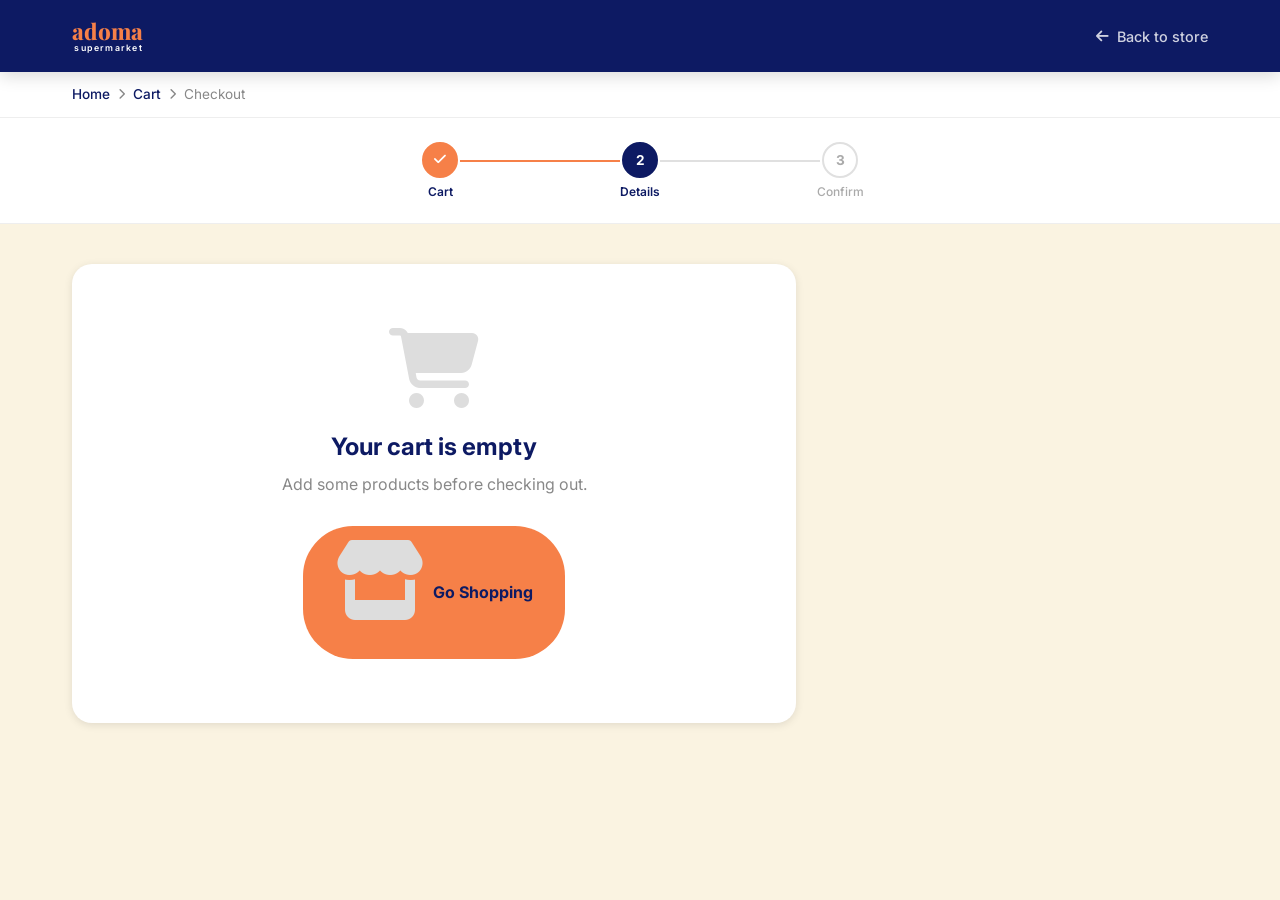
<file: checkout.html>
<!DOCTYPE html>
<html lang="en">
<head>
    <meta charset="UTF-8">
    <meta name="viewport" content="width=device-width, initial-scale=1.0">
    <link rel="stylesheet" href="styles.css">
    <link rel="stylesheet" href="checkout.css">
    <link rel="stylesheet" href="https://cdnjs.cloudflare.com/ajax/libs/font-awesome/6.5.1/css/all.min.css">
    <link href="https://fonts.googleapis.com/css2?family=Inter:wght@300;400;500;600;700;800&family=Playfair+Display:wght@700;800&display=swap" rel="stylesheet">
    <title>Checkout | Adoma Supermarket</title>
</head>
<body>
    <nav class="nav-bar">
        <div class="nav-inner">
            <a href="index.html" class="logo">adoma<span>supermarket</span></a>
            <a href="index.html" class="back-link"><i class="fas fa-arrow-left" aria-hidden="true"></i>Back to store</a>
        </div>
    </nav>

    <div class="breadcrumb">
        <div class="breadcrumb-inner">
            <a href="index.html">Home</a>
            <i class="fas fa-chevron-right" aria-hidden="true"></i>
            <a href="index.html">Cart</a>
            <i class="fas fa-chevron-right" aria-hidden="true"></i>
            <span>Checkout</span>
        </div>
    </div>

    <!-- Progress steps -->
    <div class="progress-bar">
        <div class="progress-inner">
            <div class="step completed">
                <div class="step-circle"><i class="fas fa-check"></i></div>
                <span class="step-label">Cart</span>
            </div>
            <div class="step active">
                <div class="step-circle">2</div>
                <span class="step-label">Details</span>
            </div>
            <div class="step">
                <div class="step-circle">3</div>
                <span class="step-label">Confirm</span>
            </div>
        </div>
    </div>

    <!-- Success screen (hidden by default) -->
    <div style="max-width:1200px;margin:0 auto;padding:2.5rem 2rem;display:none;" id="successWrapper">
        <div class="success-screen visible">
            <div class="success-icon-wrap">
                <i class="fas fa-check-circle" aria-hidden="true"></i>
            </div>

            <h2>Order Placed Successfully!</h2>
            <p>Thank you for shopping with Adoma Supermarket</p>
            <p>Your order confirmation number is:</p>
            <div class="order-number-badge" id="orderNumberDisplay">-</div>
            <p style="color:#888;font-size:0.9rem;margin-bottom:1.5rem">
                A confirmation has been saved. We'll get your order ready shortly!
            </p>
            <div class="success-actions">
                <a href="index.html" class="btn-secondary">
                    <i class="fas fa-shopping-bag" aria-hidden="true"></i>Continue Shopping
                </a>
            </div>
        </div>
    </div>

    <!-- Main checkout content -->
    <div class="checkout-wrapper" id="checkoutContent">

        <!-- Left: form -->
        <div id="formArea">

            <!-- Empty cart fallback -->
            <div class="empty-checkout" id="emptyState" style="display:none;">
                <i class="fas fa-shopping-cart" aria-hidden="true"></i>
                <h2>Your cart is empty</h2>
                <p>Add some products before checking out.</p>
                <a href="index.html" class="btn-go-shop">
                    <i class="fas fa-store" aria-hidden="true"></i>Go Shopping
                </a>
            </div>

            <!-- Checkout form -->
            <div class="form-card" id="checkoutFormCard">
                <div class="form-card-header">
                    <i class="fas fa-user" aria-hidden="true"></i>
                    <h2>Delivery Information</h2>
                </div>
                <div class="form-card-body">
                    <form id="checkoutForm" novalidate>
                        <div class="section-divider"><span>Personal Details</span></div>

                        <div class="form-group">
                            <label for="fullName">Full Name*</label>
                            <input type="text" id="fullName" placeholder="Enter your full name" autocomplete="name" required>
                            <div class="field-error" id="fullNameError">Please enter your full name.</div>
                        </div>

                        <div class="form-row">
                            <div class="form-group">
                                <label for="email">Email Address*</label>
                                <input type="email" id="email" placeholder="your@email.com" autocomplete="email" required>
                                <div class="field-error" id="emailError">Please enter a valid email.</div>
                            </div>
                            <div class="form-group">
                                <label for="phone">Phone Number*</label>
                                <input type="tel" id="phone" placeholder="+233 XXX XXX" autocomplete="tel" required>
                                <div class="field-error" id="phoneError">Please enter your phone number.</div>
                            </div>
                        </div>

                        <div class="section-divider"><span>Delivery Address</span></div>

                        <div class="form-group">
                            <label for="address">Street Address*</label>
                            <textarea id="address" rows="2" placeholder="Enter your full delivery address" autocomplete="street-address" required></textarea>
                            <div class="field-error" id="addressError">Please enter your delivery address.</div>
                        </div>

                        <div class="form-row">
                            <div class="form-group">
                                <label for="city">City*</label>
                                <input type="text" id="city" placeholder="Accra" autocomplete="address-level2" required>
                                <div class="field-error" id="cityError">Please enter your city.</div>
                            </div>
                            <div class="form-group">
                                <label for="deliveryTime">Preferred Delivery Time</label>
                                <select id="deliveryTime">
                                    <option value="morning">Morning (8AM - 12PM)</option>
                                    <option value="afternoon">Afternoon (12PM - 4PM)</option>
                                    <option value="evening">Evening (4PM - 8PM)</option>
                                </select>
                            </div>
                        </div>

                        <div class="section-divider"><span>Payment Method</span></div>

                        <div class="payment-methods" id="paymentMethods" role="radiogroup" aria-label="Select payment method">
                            <div class="payment-method selected" data-method="card" role="radio" aria-checked="true" tabindex="0">
                                <i class="fas fa-credit-card" aria-hidden="true"></i>
                                <span>Card</span>
                            </div>
                            <div class="payment-method" data-method="mobile" role="radio" aria-checked="false" tabindex="0">
                                <i class="fas fa-mobile-alt" aria-hidden="true"></i>
                                <span>Mobile Money</span>
                            </div>
                            <div class="payment-method" data-method="cash" role="radio" aria-checked="false" tabindex="0">
                                <i class="fas fa-money-bill-wave" aria-hidden="true"></i>
                                <span>Cash on Delivery</span>
                            </div>
                        </div>
                    </form>
                </div>
            </div>
        </div>

        <!-- order summary -->
        <div id="summaryArea">
            <div class="order-summary-card">
                <div class="order-summary-header">
                    <i class="fas fa-receipt" aria-hidden="true"></i>
                    <h3>Order Summary</h3>
                </div>
                <div class="order-items" id="orderItems"></div>
                <div class="order-totals" id="orderTotals"></div>

                <div class="trust-badges">
                    <div class="trust-badge"><i class="fas fa-shield-alt" aria-hidden="true"></i><span>Secure &amp; encrypted checkout</span></div>
                    <div class="trust-badge"><i class="fas fa-undo" aria-hidden="true"></i><span>Easy returns within 7 days</span></div>
                    <div class="trust-badge"><i class="fas fa-headset" aria-hidden="true"></i><span>24/7 customer support</span></div>
                </div>

                <div class="submit-section">
                    <button class="btn-place-order" id="placeOrderBtn" type="button">
                        <i class="fas fa-lock" aria-hidden="true"></i> Place Order Securely
                    </button>
                </div>
            </div>
        </div>

    </div>

    <script src="script.js"></script>
    <script src="checkout.js"></script>
</body>
</html>
</file>
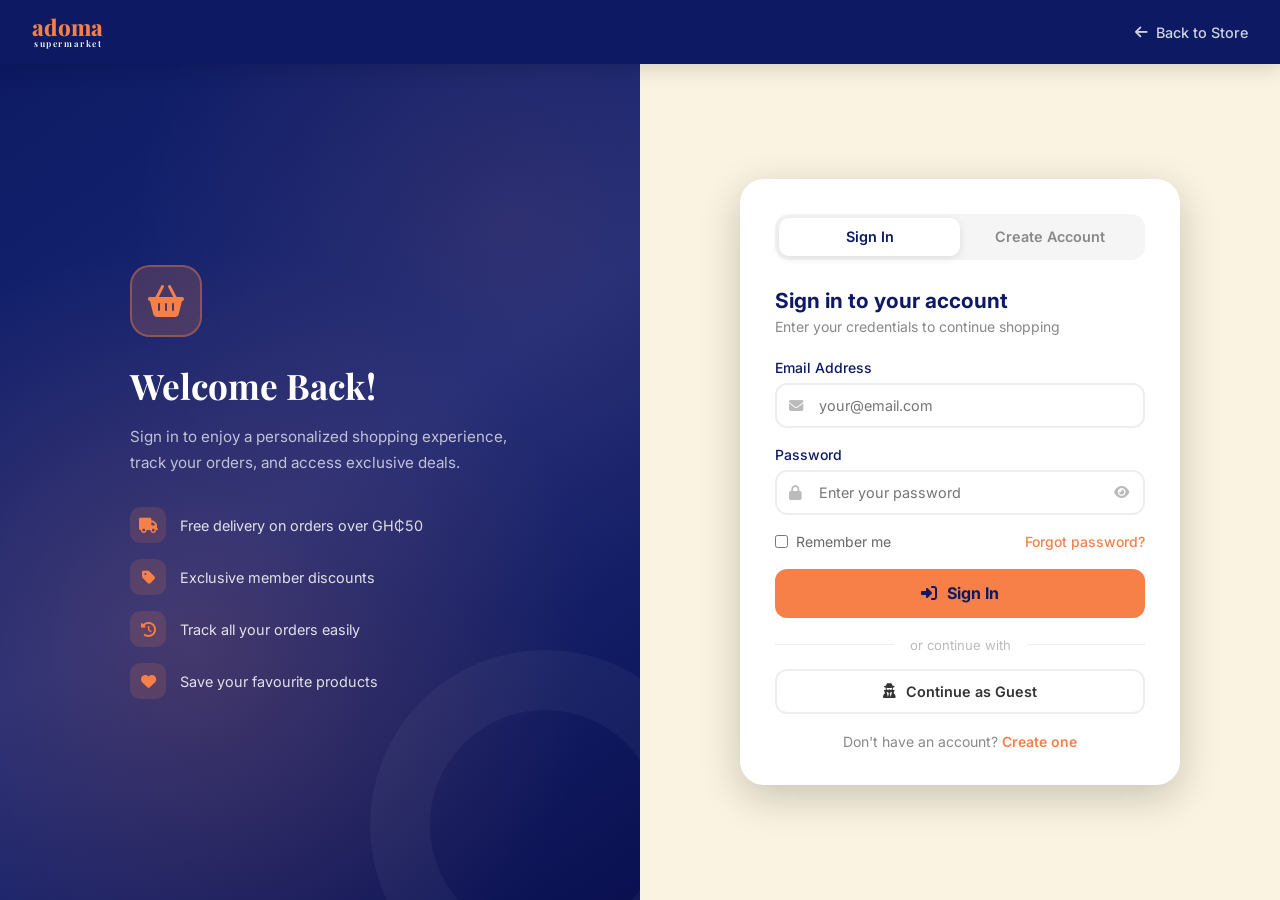
<file: login.html>
<!DOCTYPE html>
<html lang="en">
<head>
    <meta charset="UTF-8">
    <meta name="viewport" content="width=device-width, initial-scale=1.0">
    <link rel="stylesheet" href="https://cdnjs.cloudflare.com/ajax/libs/font-awesome/6.5.1/css/all.min.css">
    <link href="https://fonts.googleapis.com/css2?family=Inter:wght@300;400;500;600;700;800&family=Playfair+Display:wght@700;800&display=swap" rel="stylesheet">
    <link rel="stylesheet" href="login.css">
    <title>Sign In | Adoma Supermarket</title>
</head>
<body>

    <!-- NAV -->
    <nav class="auth-nav">
        <a href="index.html" class="auth-logo">adoma<span>supermarket</span></a>
        <a href="index.html" class="auth-back-link">
            <i class="fas fa-arrow-left"></i> Back to Store
        </a>
    </nav>

    <!-- MAIN -->
    <div class="auth-page">

        <!-- LEFT PANEL -->
        <div class="auth-brand-panel">
            <div class="brand-content">
                <div class="brand-icon">
                    <i class="fas fa-shopping-basket"></i>
                </div>
                <h2>Welcome Back!</h2>
                <p>Sign in to enjoy a personalized shopping experience, track your orders, and access exclusive deals.</p>
                <div class="brand-features">
                    <div class="brand-feature">
                        <i class="fas fa-truck"></i>
                        <span>Free delivery on orders over GH₵50</span>
                    </div>
                    <div class="brand-feature">
                        <i class="fas fa-tag"></i>
                        <span>Exclusive member discounts</span>
                    </div>
                    <div class="brand-feature">
                        <i class="fas fa-history"></i>
                        <span>Track all your orders easily</span>
                    </div>
                    <div class="brand-feature">
                        <i class="fas fa-heart"></i>
                        <span>Save your favourite products</span>
                    </div>
                </div>
            </div>
        </div>

        <!-- RIGHT PANEL -->
        <div class="auth-form-panel">
            <div class="auth-card">

                <!-- TAB SWITCHER -->
                <div class="auth-tabs">
                    <button class="auth-tab active" id="loginTab" onclick="showTab('login')">Sign In</button>
                    <button class="auth-tab" id="registerTab" onclick="showTab('register')">Create Account</button>
                </div>

                <!-- LOGIN FORM -->
                <div class="auth-form-section" id="loginSection">
                    <div class="form-welcome">
                        <h3>Sign in to your account</h3>
                        <p>Enter your credentials to continue shopping</p>
                    </div>

                    <form id="loginForm" novalidate>
                        <div class="field-group">
                            <label for="loginEmail">Email Address</label>
                            <div class="input-wrap">
                                <i class="fas fa-envelope"></i>
                                <input type="email" id="loginEmail" placeholder="your@email.com" autocomplete="email">
                            </div>
                            <div class="field-error" id="loginEmailError">Please enter a valid email address.</div>
                        </div>

                        <div class="field-group">
                            <label for="loginPassword">Password</label>
                            <div class="input-wrap">
                                <i class="fas fa-lock"></i>
                                <input type="password" id="loginPassword" placeholder="Enter your password" autocomplete="current-password">
                                <button type="button" class="toggle-pw" onclick="togglePw('loginPassword', this)" aria-label="Toggle password visibility">
                                    <i class="fas fa-eye"></i>
                                </button>
                            </div>
                            <div class="field-error" id="loginPasswordError">Password must be at least 6 characters.</div>
                        </div>

                        <div class="form-options">
                            <label class="remember-me">
                                <input type="checkbox" id="rememberMe"> Remember me
                            </label>
                            <a href="#" class="forgot-link" onclick="showForgot(event)">Forgot password?</a>
                        </div>

                        <div class="auth-error-banner" id="loginErrorBanner"></div>

                        <button type="submit" class="btn-auth" id="loginBtn">
                            <i class="fas fa-sign-in-alt"></i> Sign In
                        </button>
                    </form>

                    <div class="auth-divider"><span>or continue with</span></div>

                    <div class="social-auth">
                        <button class="social-btn" onclick="guestCheckout()">
                            <i class="fas fa-user-secret"></i> Continue as Guest
                        </button>
                    </div>

                    <p class="switch-hint">Don't have an account? <button class="link-btn" onclick="showTab('register')">Create one</button></p>
                </div>

                <!--REGISTER FORM -->
                <div class="auth-form-section" id="registerSection" style="display:none;">
                    <div class="form-welcome">
                        <h3>Create your account</h3>
                        <p>Join thousands of happy Adoma shoppers</p>
                    </div>

                    <form id="registerForm" novalidate>
                        <div class="form-row-2">
                            <div class="field-group">
                                <label for="regFirstName">First Name</label>
                                <div class="input-wrap">
                                    <i class="fas fa-user"></i>
                                    <input type="text" id="regFirstName" placeholder="First name" autocomplete="given-name">
                                </div>
                                <div class="field-error" id="regFirstNameError">Please enter your first name.</div>
                            </div>
                            <div class="field-group">
                                <label for="regLastName">Last Name</label>
                                <div class="input-wrap">
                                    <i class="fas fa-user"></i>
                                    <input type="text" id="regLastName" placeholder="Last name" autocomplete="family-name">
                                </div>
                                <div class="field-error" id="regLastNameError">Please enter your last name.</div>
                            </div>
                        </div>

                        <div class="field-group">
                            <label for="regEmail">Email Address</label>
                            <div class="input-wrap">
                                <i class="fas fa-envelope"></i>
                                <input type="email" id="regEmail" placeholder="your@email.com" autocomplete="email">
                            </div>
                            <div class="field-error" id="regEmailError">Please enter a valid email address.</div>
                        </div>

                        <div class="field-group">
                            <label for="regPhone">Phone Number</label>
                            <div class="input-wrap">
                                <i class="fas fa-phone"></i>
                                <input type="tel" id="regPhone" placeholder="+233 XXX XXX XXX" autocomplete="tel">
                            </div>
                            <div class="field-error" id="regPhoneError">Please enter a valid phone number.</div>
                        </div>

                        <div class="field-group">
                            <label for="regPassword">Password</label>
                            <div class="input-wrap">
                                <i class="fas fa-lock"></i>
                                <input type="password" id="regPassword" placeholder="Min. 6 characters" autocomplete="new-password">
                                <button type="button" class="toggle-pw" onclick="togglePw('regPassword', this)" aria-label="Toggle password">
                                    <i class="fas fa-eye"></i>
                                </button>
                            </div>
                            <div class="password-strength" id="pwStrength" style="display:none;">
                                <div class="strength-bar"><div class="strength-fill" id="strengthFill"></div></div>
                                <span class="strength-label" id="strengthLabel"></span>
                            </div>
                            <div class="field-error" id="regPasswordError">Password must be at least 6 characters.</div>
                        </div>

                        <div class="field-group">
                            <label for="regConfirmPassword">Confirm Password</label>
                            <div class="input-wrap">
                                <i class="fas fa-lock"></i>
                                <input type="password" id="regConfirmPassword" placeholder="Repeat your password" autocomplete="new-password">
                                <button type="button" class="toggle-pw" onclick="togglePw('regConfirmPassword', this)" aria-label="Toggle password">
                                    <i class="fas fa-eye"></i>
                                </button>
                            </div>
                            <div class="field-error" id="regConfirmPasswordError">Passwords do not match.</div>
                        </div>

                        <label class="terms-check">
                            <input type="checkbox" id="agreeTerms">
                            I agree to the <a href="#">Terms of Service</a> and <a href="#">Privacy Policy</a>
                        </label>
                        <div class="field-error" id="termsError" style="margin-top:0.2rem;">You must agree to the terms.</div>

                        <div class="auth-error-banner" id="registerErrorBanner"></div>

                        <button type="submit" class="btn-auth" id="registerBtn">
                            <i class="fas fa-user-plus"></i> Create Account
                        </button>
                    </form>

                    <p class="switch-hint">Already have an account? <button class="link-btn" onclick="showTab('login')">Sign in</button></p>
                </div>

                <!--FORGOT PASSWORD FORM-->
                <div class="auth-form-section" id="forgotSection" style="display:none;">
                    <div class="form-welcome">
                        <h3>Reset your password</h3>
                        <p>We'll send a reset link to your email</p>
                    </div>

                    <form id="forgotForm" novalidate>
                        <div class="field-group">
                            <label for="forgotEmail">Email Address</label>
                            <div class="input-wrap">
                                <i class="fas fa-envelope"></i>
                                <input type="email" id="forgotEmail" placeholder="your@email.com">
                            </div>
                            <div class="field-error" id="forgotEmailError">Please enter a valid email.</div>
                        </div>

                        <button type="submit" class="btn-auth">
                            <i class="fas fa-paper-plane"></i> Send Reset Link
                        </button>
                    </form>

                    <p class="switch-hint"><button class="link-btn" onclick="showTab('login')"><i class="fas fa-arrow-left"></i> Back to Sign In</button></p>
                </div>

                <!--SUCCESS STATE-->
                <div class="auth-success-state" id="authSuccess" style="display:none;">
                    <div class="success-icon-wrap">
                        <i class="fas fa-check-circle"></i>
                    </div>
                    <h3 id="successTitle">Welcome!</h3>
                    <p id="successMsg">You're now signed in. Redirecting...</p>
                    <div class="spinner"></div>
                </div>

            </div>
        </div>
    </div>

    <script src="login.js"></script>
</body>
</html>
</file>
<file: styles.css>
*{
    margin: 0;
    padding: 0;
    box-sizing: border-box;
}

html {
    overflow-x: hidden;
}

:root{
    --navy: #0D1A63;
    --orange: #F68048;
    --cream: #FAF3E1;
    --white: #FFFFFF;
    --light-gray: #F5F5F5;
    --dark-gray: #333333;
    --success: #4CAF50;
    --danger: #f44336;
    --warning: #ff9800;
    --shadow-sm: 0 2px 8px rgba(0,0,0,0.1);
    --shadow-md: 0 4px 16px rgba(0,0,0,0.15);
    --shadow-lg: 0 8px 32px rgba(0,0,0,0.2);
    --transition: all 0.3s cubic-bezier(0.4, 0, 0.2, 1);
    --nav-height: 72px;
}

body {
    font-family: 'Inter', sans-serif;
    background-color: var(--cream);
    color: var(--dark-gray);
    overflow-x: hidden;
    scroll-behavior: smooth;
}

/* custom scrollbar */
::-webkit-scrollbar {
    width: 8px;
}

::-webkit-scrollbar-track {
    background: var(--cream);
}

::-webkit-scrollbar-thumb {
    background: var(--orange);
    border-radius: 6px;
    border: 3px solid var(--cream);
}

::-webkit-scrollbar-thumb:hover {
    background: var(--navy);
}

.nav-bar{
    position: fixed;
    top: 0;
    left: 0;
    width: 100%;
    background-color: var(--navy);
    backdrop-filter: blur(10px);
    z-index: 1000;
    box-shadow: var(--shadow-md);
    animation: slideInDown 0.5s ease;
    height: var(--nav-height);
}

.nav-container{
    max-width: 1400px;
    margin: 0 auto;
    padding: 0 2rem;
    height: 100%;
    display: flex;
    align-items: center;
    justify-content: space-between;
    gap: 1rem;
}

.logo{
    font-family: 'Playfair Display', serif;
    font-size: 1.4rem;
    font-weight: 800;
    color: var(--orange);
    text-decoration: none;
    display: flex;
    flex-direction: column;
    line-height: 1.1;
    position: relative;
    flex-shrink: 0;
}

.logo::after{
    content: '';
    position: absolute;
    bottom: -4px;
    left: 0;
    width: 0;
    height: 2px;
    background: var(--orange);
    transition: var(--transition);
}

.logo:hover::after{
    width: 100%;
}

.logo span{
    color: white;
    font-size: 0.65rem;
    margin-left: 2px;
    font-weight: 600;
    letter-spacing: 0.18em;
    font-family: 'Inter', sans-serif;
}

.search-container{
    flex: 1;
    max-width: 380px;
    position: relative;
}

.search-container input{
    width: 100%;
    padding: 10px 44px 10px 18px;
    border: none;
    border-radius: 40px;
    font-size: 0.95rem;
    background: rgba(255, 255, 255, 0.15);
    color: white;
    backdrop-filter: blur(5px);
    transition: var(--transition);
}

.search-container input::placeholder{
    color: rgba(255, 255, 255, 0.7);
}

.search-container input:focus{
    outline: none;
    background: rgba(255, 255, 255, 0.25);
    box-shadow: 0 0 0 3px rgba(246, 128, 72, 0.3);
}

.search-container i {
    position: absolute;
    right: 16px;
    top: 50%;
    transform: translateY(-50%);
    color: var(--orange);
    font-size: 1.2rem;
    cursor: pointer;
}

.search-results-dropdown{
    position: absolute;
    top: calc(100% + 8px);
    left: 0;
    width: 100%;
    background: white;
    border-radius: 14px;
    box-shadow: var(--shadow-lg);
    z-index: 1100;
    overflow: hidden;
    display: none;
}

.search-results-dropdown.visible{
    display: block;
}

.search-result-item{
    display: flex;
    align-items: center;
    gap: 0.8rem;
    padding: 0.7rem 1rem;
    cursor: pointer;
    transition: var(--transition);
    border-bottom: 1px solid #f0f0f0;
}

.search-result-item:last-child{
    border-bottom: none;
}

.search-result-item:hover{
    background: var(--cream);
}

.search-result-item img{
    width: 40px;
    height: 40px;
    border-radius: 8px;
    object-fit: cover;
}

.search-result-item span{
    color: var(--navy);
    font-size: 0.9rem;
    font-weight: 500;
}

.search-no-result{
    padding: 1rem;
    text-align: center;
    color: #999;
    font-size: 0.9rem;
}

.nav-links{
    display: flex;
    gap: 1.8rem;
    flex-shrink: 0;
}

.nav-links a{
    color: white;
    text-decoration: none;
    font-weight: 500;
    font-size: 0.95rem;
    position: relative;
    padding-bottom: 4px;
    transition: var(--transition);
}

.nav-links a::after{
    content: '';
    position: absolute;
    bottom: 0;
    left: 0;
    width: 0;
    height: 2px;
    background: var(--orange);
    transition: var(--transition);
}

.nav-links a:hover{
    color: var(--orange);
}

.nav-links a:hover::after{
    width: 100%;
}

.nav-icons{
    display: flex;
    gap: 1.2rem;
    align-items: center;
    flex-shrink: 0;
}

.icon-wrapper{
    position: relative;
    cursor: pointer;
    color: white;
    font-size: 1.2rem;
    transition: var(--transition);
}

.icon-wrapper:hover{
    color: var(--orange);
    transform: translateY(-2px);
}

.badge{
    position: absolute;
    top: -8px;
    right: -8px;
    background: var(--danger);
    color: white;
    font-size: 0.65rem;
    font-weight: bold;
    min-width: 18px;
    height: 18px;
    border-radius: 50%;
    display: flex;
    align-items: center;
    justify-content: center;
    padding: 0 3px;
    border: 2px solid var(--navy);
}

.hamburger{
    display: none;
    font-size: 1.6rem;
    color: var(--orange);
    cursor: pointer;
    background: none;
    border: none;
    padding: 6px;
    transition: var(--transition);
    border-radius: 8px;
}

.hamburger:hover{
    background: rgba(255, 255, 255, 0.1);
    transform: scale(1.1);
}

.mobile-menu{
    position: fixed;
    top: var(--nav-height);
    right: -100%;
    width: min(280px, 90vw);
    height: calc(100dvh - var(--nav-height));
    background: var(--navy);
    z-index: 999;
    padding: 1.5rem 1rem;
    transition: right 0.3s cubic-bezier(0.4, 0, 0.2, 1);
    box-shadow: var(--shadow-lg);
    overflow-y: auto;
}

.mobile-menu.active{
    right: 0;
}

.mobile-menu a{
    display: flex;
    align-items: center;
    gap: 1rem;
    color: white;
    text-decoration: none;
    padding: 0.9rem 1rem;
    border-radius: 10px;
    transition: var(--transition);
    margin-bottom: 0.3rem;
    font-weight: 500;
}

.mobile-menu a:hover{
    background: var(--orange);
    color: var(--navy);
    transform: translateX(6px);
}

.mobile-menu a i{
    width: 22px;
    font-size: 1.1rem;
}

.mobile-divider{
    height: 1px;
    background: rgba(255, 255, 255, 0.2);
    margin: 1rem 0;
}

.badge-mobile{
    background: var(--danger);
    color: white;
    padding: 2px 8px;
    border-radius: 20px;
    font-size: 0.75rem;
    margin-left: auto;
}

.hero{
    margin-top: var(--nav-height);
    min-height: calc(100vh - var(--nav-height));
    background: linear-gradient(135deg, rgba(13, 26, 99, 0.88) 0%, rgba(246, 128, 72, 0.75) 100%), url('https://images.pexels.com/photos/264636/pexels-photo-264636.jpeg?auto=compress&cs=tinysrgb&w=1260&h=750&dpr=2');
    background-size: cover;
    background-position: center;
    background-attachment: fixed;
    display: flex;
    align-items: center;
    position: relative;
    overflow: hidden;
    justify-content: center;
}

.hero::before{
    content: '';
    position: absolute;
    inset: 0;
    background: radial-gradient(circle, rgba(255, 255, 255, 0.06) 1px, transparent 1px);
    background-size: 48px 48px;
    animation: moveDots 35s linear infinite;
}

@keyframes moveDots{
    0% { transform: translate(0, 0); }
    100% { transform: translate(48px, 48px); }
}

.hero-content{
    max-width: 760px;
    text-align: center;
    color: white;
    position: relative;
    z-index: 1;
    padding: 2rem 1.5rem;
    animation: fadeInUp 0.9s ease both;
    margin: 0 auto;
}

@keyframes fadeInUp {
    from {opacity: 0; transform: translateY(30px);}
    to {opacity: 1; transform: translateY(0);}
}

.hero h1{
    font-family: 'Playfair Display', serif;
    font-size: clamp(2.4rem, 7vw, 5rem);
    font-weight: 800;
    margin-bottom: 1rem;
    text-shadow: 2px 2px 8px rgba(0,0,0,0.3);
    line-height: 1.15;
}

.hero p{
    font-size: clamp(1rem, 2.5vw, 1.5rem);
    margin-bottom: 2rem;
    opacity: 0.92;
    animation: fadeInUp 0.9s ease 0.2s both;
}

.hero-buttons{
    display: flex;
    gap: 1rem;
    justify-content: center;
    flex-wrap: wrap;
    animation: fadeInUp 0.9s ease 0.4s both;
}

.btn{
    padding: 0.9rem 2.2rem;
    border: none;
    border-radius: 50px;
    font-size: 1rem;
    font-weight: 600;
    cursor: pointer;
    transition: var(--transition);
    text-decoration: none;
    display: inline-flex;
    align-items: center;
    gap: 0.5rem;
}

.btn-primary{
    background: var(--orange);
    color: var(--navy);
    box-shadow: 0 4px 15px rgba(246, 128, 72, 0.45);
}

.btn-primary:hover{
    transform: translateY(-3px);
    box-shadow: 0 8px 28px rgba(246, 128, 72, 0.6);
}

.btn-outline{
    background: transparent;
    color: white;
    border: 2px solid white;
}

.btn-outline:hover{
    background: white;
    color: var(--navy);
    transform: translateY(-3px);
}

.features{
    padding: 5rem 2rem;
    background: white;
}

.features-grid{
    max-width: 1200px;
    margin: 0 auto;
    display: grid;
    grid-template-columns: repeat(auto-fit, minmax(250px, 1fr));
    gap: 2rem;
}

.feature-card{
    text-align: center;
    padding: 2rem;
    border-radius: 20px;
    background: var(--cream);
    transition: var(--transition);
    position: relative;
    overflow: hidden;
}

.feature-card::before{
    content: '';
    position: absolute;
    top: -50%;
    left: -50%;
    width: 200%;
    height: 200%;
    background: radial-gradient(circle, var(--orange) 0%, transparent 70%);
    opacity: 0;
    transition: var(--transition);
    transform: scale(0);
}

.feature-card:hover::before{
    opacity: 0.1;
    transform: scale(1);
}

.feature-card:hover{
    transform: translateY(-10px);
    box-shadow: var(--shadow-lg);
}

.feature-icon{
    width: 80px;
    height: 80px;
    background: var(--orange);
    border-radius: 50%;
    display: flex;
    align-items: center;
    justify-content: center;
    margin: 0 auto 1.5rem;
    color: white;
    font-size: 2rem;
}

.feature-card h3{
    color: var(--navy);
    margin-bottom: 1rem;
    font-size: 1.3rem;
}

.feature-card p{
    color: var(--dark-gray);
    line-height: 1.6;
}

.products{
    padding: 5rem 2rem;
    background: white;
}

.products-header{
    max-width: 1200px;
    margin: 0 auto 3rem;
    display: flex;
    justify-content: space-between;
    align-items: flex-end;
    flex-wrap: wrap;
    gap: 1.5rem;
}

.filter-buttons{
    display: flex;
    gap: 0.7rem;
    flex-wrap: wrap;
}

.filter-btn{
    padding: 0.5rem 1.3rem;
    border: 2px solid transparent;
    background: var(--cream);
    color: var(--navy);
    border-radius: 30px;
    cursor: pointer;
    font-weight: 500;
    font-size: 0.9rem;
    transition: var(--transition);
    white-space: nowrap;
}

.filter-btn:hover, .filter-btn.active{
    background: var(--orange);
    color: white;
    transform: translateY(-2px);
}

.products-grid{
    max-width: 1200px;
    margin: 0 auto;
    display: grid;
    grid-template-columns: repeat(auto-fill, minmax(min(270px, 100%), 1fr));
    gap: 1.8rem;
}

.no-results{
    grid-column: 1 / -1;
    text-align: center;
    padding: 3rem;
    color: #999;
}

.no-results i{
    font-size: 3rem;
    margin-bottom: 1rem;
    display: block;
    color: #ddd;
}

.product-card{
    background: white;
    border-radius: 20px;
    overflow: hidden;
    box-shadow: var(--shadow-sm);
    transition: var(--transition);
    position: relative;
    border: 1px solid rgba(13, 26, 99, 0.08);
}

.product-card:hover{
    transform: translateY(-8px);
    box-shadow: var(--shadow-lg);
}

.product-badge{
    position: absolute;
    top: 1rem;
    left: 1rem;
    background: var(--orange);
    color: white;
    padding: 0.25rem 0.9rem;
    border-radius: 20px;
    font-size: 0.78rem;
    font-weight: 600;
    z-index: 2;
    animation: pulse 2s infinite;
    text-transform: capitalize;
}

@keyframes pulse{
    0%, 100% { transform: scale(1);}
    50% {transform: scale(1.05);}
}

.product-image{
    height: 230px;
    overflow: hidden;
    position: relative;
}

.product-image img{
    width: 100%;
    height: 100%;
    object-fit: cover;
    transition: transform 0.5s ease;
}

.product-card:hover .product-image img{
    transform: scale(1.08);
}

.product-overlay{
    position: absolute;
    inset: 0;
    background: rgba(13, 26, 99, 0.55);
    display: flex;
    align-items: center;
    justify-content: center;
    gap: 0.8rem;
    opacity: 0;
    transition: var(--transition);
}

.product-card:hover .product-overlay {
    opacity: 1;
}

.overlay-btn {
    width: 46px;
    height: 46px;
    border-radius: 50%;
    background: white;
    border: none;
    color: var(--navy);
    font-size: 1.1rem;
    cursor: pointer;
    transition: var(--transition);
    transform: translateY(16px);
    display: flex;
    align-items: center;
    justify-content: center;
}

.product-card:hover .overlay-btn {
    transform: translateY(0);
}

.overlay-btn:hover {
    background: var(--orange);
    color: white;
}

.product-info {
    padding: 1.3rem;
}

.product-category {
    color: var(--orange);
    font-size: 0.75rem;
    text-transform: uppercase;
    letter-spacing: 1px;
    margin-bottom: 0.4rem;
}

.product-title {
    font-size: 1.1rem;
    font-weight: 600;
    color: var(--navy);
    margin-bottom: 0.5rem;
}

.product-rating {
    display: flex;
    align-items: center;
    gap: 0.4rem;
    margin-bottom: 0.6rem;
}

.stars {
    color: #ffc107;
    font-size: 0.85rem;
}

.rating-count {
    color: var(--dark-gray);
    font-size: 0.85rem;
}

.product-price {
    display: flex;
    align-items: center;
    gap: 0.8rem;
    margin-bottom: 1rem;
}

.current-price {
    font-size: 1.4rem;
    font-weight: 700;
    color: var(--navy);
}

.old-price {
    color: var(--dark-gray);
    text-decoration: line-through;
    font-size: 0.95rem;
}

.add-to-cart {
    width: 100%;
    padding: 0.75rem;
    background: var(--navy);
    color: white;
    border: none;
    border-radius: 10px;
    font-weight: 600;
    font-size: 0.95rem;
    cursor: pointer;
    transition: var(--transition);
    display: flex;
    align-items: center;
    justify-content: center;
    gap: 0.5rem;
}

.add-to-cart:hover {
    background: var(--orange);
    color: var(--navy);
}

.promo-banner{
    background: linear-gradient(135deg, #e86835 0%, var(--orange) 50%, #ffb347 100%);
    padding: 4rem 2rem;
    position: relative;
    overflow: hidden;
}

.promo-content{
    max-width: 900px;
    margin: 0 auto;
    text-align: center;
    color: white;
}

.promo-content h2{
    font-size: clamp(1.8rem, 5vw, 3rem);
    font-weight: 800;
    margin-bottom: 0.8rem;
    text-shadow: 2px 2px 6px rgba(0, 0, 0, 0.2);
}

.promo-content p{
    font-size: clamp(1rem, 2.5vw, 1.3rem);
    margin-bottom: 1rem;
    opacity: 0.95;
}

.countdown{
    display: flex;
    gap: 1.2rem;
    justify-content: center;
    margin-top: 2rem;
    flex-wrap: wrap;
}

.countdown-item{
    background: rgba(255, 255, 255, 0.2);
    backdrop-filter: blur(10px);
    padding: 1.3rem 1rem;
    border-radius: 16px;
    min-width: 90px;
    border: 1px solid rgba(255, 255, 255, 0.3);
}

.countdown-number{
    display: block;
    font-size: 2.2rem;
    font-weight: 800;
    line-height: 1;
}

.countdown-label{
    display: block;
    font-size: 0.8rem;
    text-transform: uppercase;
    letter-spacing: 1px;
    opacity: 0.9;
    margin-top: 4px;
}

.testimonials{
    padding: 5rem 2rem;
    background: var(--cream);
}

.testimonials .section-title{
    text-align: center;
    margin-bottom: 0.5rem;
}

.section-title {
    font-family: 'Playfair Display', serif;
    font-size: clamp(1.8rem, 4vw, 2.5rem);
    color: var(--navy);
    margin-bottom: 0.3rem;
}

.testimonials .section-subtitle{
    text-align: center;
    margin-bottom: 3rem;
    font-size: 1.1rem;
}

.section-subtitle{
    color: var(--orange);
    font-size: 1rem;
}

.testimonials-grid{
    max-width: 1200px;
    margin: 0 auto;
    display: grid;
    grid-template-columns: repeat(auto-fit, minmax(280px, 1fr));
    gap: 1.8rem;
}

.testimonial-card{
    background: white;
    padding: 1.8rem;
    border-radius: 20px;
    box-shadow: var(--shadow-sm);
    transition: var(--transition);
}

.testimonial-card:hover{
    transform: translateY(-8px);
    box-shadow: var(--shadow-lg);
}

.quote-icon{
    color: var(--orange);
    font-size: 1.8rem;
    opacity: 0.3;
    margin-bottom: 0.8rem;
}

.testimonial-text{
    font-size: 1rem;
    line-height: 1.7;
    margin-bottom: 1.3rem;
    color: var(--dark-gray);
}

.testimonial-author{
    display: flex;
    align-items: center;
    gap: 1rem;
}

.author-avatar{
    width: 48px;
    height: 48px;
    border-radius: 50%;
    object-fit: cover;
}

.author-info h4{
    color: var(--navy);
    font-weight: 600;
}

.author-info p{
    color: var(--orange);
    font-size: 0.85rem;
}

.newsletter{
    padding: 5rem 2rem;
    background: linear-gradient(135deg, var(--navy) 0%, #1a2a7a 100%);
    color: white;
    text-align: center;
}

.newsletter-container{
    max-width: 600px;
    margin: 0 auto;
}

.newsletter h2{
    font-size: clamp(1.6rem, 4vw, 2.4rem);
    margin-bottom: 0.8rem;
}

.newsletter p{
    font-size: 1.05rem;
    margin-bottom: 2rem;
    opacity: 0.88;
}

.newsletter-form{
    display: flex;
    gap: 0;
    background: rgba(255, 255, 255, 0.1);
    padding: 6px;
    border-radius: 60px;
    border: 1px solid rgba(255, 255, 255, 0.2);
}

.newsletter-form input{
    flex: 1;
    padding: 0.9rem 1.3rem;
    border: none;
    background: transparent;
    color: white;
    font-size: 0.95rem;
    min-width: 0;
}

.newsletter-form input::placeholder{
    color: rgba(255, 255, 255, 0.65);
}

.newsletter-form input:focus{
    outline: none;
}

.newsletter-form button{
    padding: 0.9rem 1.6rem;
    border: none;
    background: var(--orange);
    color: var(--navy);
    border-radius: 50px;
    font-weight: 600;
    cursor: pointer;
    transition: var(--transition);
    white-space: nowrap;
    font-size: 0.9rem;
    display: flex;
    align-items: center;
    gap: 0.4rem;
}

.newsletter-form button:hover{
    background: white;
    transform: scale(1.03);
}

.footer{
    background: #0a1240;
    color: white;
    padding: 4rem 2rem 2rem;
}

.footer-content{
    max-width: 1200px;
    margin: 0 auto;
    display: grid;
    grid-template-columns: repeat(auto-fit, minmax(220px, 1fr));
    gap: 2.5rem;
}

.footer-section h3{
    color: var(--orange);
    font-size: 1.2rem;
    margin-bottom: 1.3rem;
    position: relative;
    padding-bottom: 0.7rem;
}

.footer-section h3::after{
    content: '';
    position: absolute;
    bottom: 0;
    left: 0;
    width: 40px;
    height: 2px;
    background: var(--orange);
}

.footer-section p{
    line-height: 1.8;
    opacity: 0.78;
    margin-bottom: 0.6rem;
    font-size: 0.92rem;
}

.footer-links{
    list-style: none;
}

.footer-links li{
    margin-bottom: 0.8rem;
}

.footer-links a{
    color: white;
    text-decoration: none;
    opacity: 0.8;
    transition: var(--transition);
    display: inline-block;
}

.footer-links a:hover{
    opacity: 1;
    color: var(--orange);
    transform: translateX(5px);
}

.social-links{
    display: flex;
    gap: 0.8rem;
    margin-top: 1rem;
}

.social-links a{
    width: 38px;
    height: 38px;
    background: rgba(255, 255, 255, 0.1);
    border-radius: 50%;
    display: flex;
    align-items: center;
    justify-content: center;
    color: white;
    text-decoration: none;
    transition: var(--transition);
    font-size: 0.95rem;
}

.social-links a:hover{
    background: var(--orange);
    color: var(--navy);
    transform: translateY(-3px);
}

.footer-bottom{
    max-width: 1200px;
    margin: 2.5rem auto 0;
    padding-top: 1.5rem;
    border-top: 1px solid rgba(255, 255, 255, 0.1);
    text-align: center;
    opacity: 0.6;
    font-size: 0.88rem;
}

.cart-notification {
    position: fixed;
    bottom: 20px;
    right: 20px;
    background: var(--success);
    color: white;
    padding: 0.9rem 1.6rem;
    border-radius: 50px;
    box-shadow: var(--shadow-lg);
    transform: translateY(120px);
    transition: transform 0.35s ease;
    z-index: 9999;
    display: flex;
    align-items: center;
    gap: 0.8rem;
    font-weight: 500;
}

.cart-notification.show {
    transform: translateY(0);
}

.back-to-top{
    position: fixed;
    bottom: 20px;
    left: 20px;
    width: 46px;
    height: 46px;
    background: var(--orange);
    color: var(--navy);
    border-radius: 50%;
    display: flex;
    align-items: center;
    justify-content: center;
    cursor: pointer;
    border: none;
    box-shadow: var(--shadow-md);
    opacity: 0;
    visibility: hidden;
    transition: var(--transition);
    z-index: 999;
    font-size: 1.1rem;
}

.back-to-top.show{
    opacity: 1;
    visibility: visible;
    color: white;
}

.back-to-top:hover{
    background: var(--navy);
    color: white;
    transform: translateY(-4px);
}

.cart-modal-overlay{
    position: fixed;
    inset: 0;
    background: rgba(0,0,0,0.5);
    z-index: 2000;
    display: none;
}

.cart-modal-overlay.active{
    display: block;
}

.cart-modal{
    position: fixed;
    top: 50%; left: 50%;
    transform: translate(-50%,-50%);
    width: 90%;
    max-width: 600px;
    background: white;
    border-radius: 20px;
    box-shadow: var(--shadow-lg);
    z-index: 2001;
    display: none;
    max-height: 80vh;
    overflow-y: auto;
}

.cart-modal.active{
    display: block;
}

.cart-modal-header{
    background: var(--navy);
    color: white;
    padding: 1.2rem 1.5rem;
    border-radius: 20px 20px 0 0;
    display: flex;
    justify-content: space-between;
    align-items: center;
    position: sticky;
    top: 0;
    z-index: 10;
}

.cart-modal-header h3{
    font-size: 1.3rem;
    display: flex;
    align-items: center;
    gap: 0.5rem;
}

.close-cart{
    background: none;
    border: none;
    color: white;
    font-size: 1.5rem;
    cursor: pointer;
    transition: var(--transition);
    width: 30px; height: 30px;
    display: flex;
    align-items: center;
    justify-content: center;
    border-radius: 50%;
}

.close-cart:hover{
    background: var(--orange);
}

.cart-items{
    padding: 1.5rem;
    max-height: 400px;
    overflow-y: auto;
}

.cart-item{
    display: flex;
    align-items: center;
    gap: 1rem;
    padding: 1rem 0;
    border-bottom: 1px solid #eee;
}

.cart-item-image{
    width: 60px;
    height: 60px;
    border-radius: 10px;
    object-fit: cover;
    flex-shrink: 0;
}

.cart-item-details{
    flex: 1;
    min-width: 0;
}

.cart-item-title{
    font-weight: 600;
    color: var(--navy);
    margin-bottom: 0.3rem;
    white-space: nowrap;
    overflow: hidden;
    text-overflow: ellipsis;
}

.cart-item-price{
    color: var(--orange);
    font-weight: 600;
}

.cart-item-quantity{
    display: flex;
    align-items: center;
    gap: 0.5rem;
    margin-top: 0.3rem;
}

.quantity-btn{
    width: 25px;
    height: 25px;
    border-radius: 50%;
    border: 1px solid #ddd;
    background: white;
    cursor: pointer;
    transition: var(--transition);
    display: flex;
    align-items: center;
    justify-content: center;
    font-size: 0.8rem;
}

.quantity-btn:hover{
    background: var(--orange);
    color: white;
    border-color: var(--orange);
}

.quantity-value{
    font-weight: 600;
    min-width: 20px;
    text-align: center;
}

.cart-item-total{
    font-weight: 700;
    color: var(--navy);
    min-width: 70px;
    text-align: right;
    flex-shrink: 0;
}

.remove-item{
    color: var(--danger);
    cursor: pointer;
    transition: var(--transition);
    padding: 5px;
    flex-shrink: 0;
}

.remove-item:hover{
    transform: scale(1.2);
}

.cart-summary{
    background: var(--cream);
    padding: 1.5rem;
    border-radius: 0 0 20px 20px;
    border-top: 2px solid var(--orange);
}

.summary-row{
    display: flex;
    justify-content: space-between;
    margin-bottom: 0.8rem;
    font-size: 0.95rem;
}

.summary-row.total{
    font-size: 1.3rem;
    font-weight: 700;
    color: var(--navy);
    border-top: 2px dashed #ddd;
    padding-top: 0.8rem;
    margin-top: 0.8rem;
}

.cart-actions{
    display: flex;
    gap: 1rem;
    margin-top: 1rem;
}

.btn-cart{
    flex: 1;
    padding: 0.8rem;
    border: none;
    border-radius: 10px;
    font-weight: 600;
    cursor: pointer;
    transition: var(--transition);
    display: flex;
    align-items: center;
    justify-content: center;
    gap: 0.5rem;
}

.btn-continue{
    background: var(--navy);
    color: white;
}

.btn-continue:hover{
    background: var(--orange);
    transform: translateY(-2px);
}

.btn-checkout{
    background: var(--orange);
    color: var(--navy);
}

.btn-checkout:hover{
    background: var(--navy);
    color: white;
    transform: translateY(-2px);
}

.btn-clear{
    background: #eee;
    color: var(--danger);
    width: 100%;
    padding: 0.8rem;
    border: none;
    border-radius: 10px;
    font-weight: 600;
    cursor: pointer;
    transition: var(--transition);
    display: flex;
    align-items: center;
    justify-content: center;
    gap: 0.5rem;
    margin-bottom: 1rem;
}

.btn-clear:hover{
    background: var(--danger);
    color: white;
}

.empty-cart{
    text-align: center;
    padding: 3rem 1rem;
    color: #999;
}

.empty-cart i{
    font-size: 4rem;
    margin-bottom: 1rem;
    color: #ddd;
}

.checkout-modal{
    position: fixed;
    top: 50%; left: 50%;
    transform: translate(-50%,-50%);
    width: 90%;
    max-width: 600px;
    background: white;
    border-radius: 20px;
    box-shadow: var(--shadow-lg);
    z-index: 2002;
    display: none;
    max-height: 90vh;
    overflow-y: auto;
}

.checkout-modal.active{
    display: block;
}

.checkout-header{
    background: var(--navy);
    color: white;
    padding: 1.2rem 1.5rem;
    border-radius: 20px 20px 0 0;
    display: flex;
    justify-content: space-between;
    align-items: center;
    position: sticky;
    top: 0;
    z-index: 10;
}

.checkout-form{
    padding: 1.5rem;
}

.form-group{
    margin-bottom: 1.2rem;
}

.form-group label{
    display: block;
    margin-bottom: 0.5rem;
    font-weight: 500;
    color: var(--navy);
}

.form-group input, .form-group select, .form-group textarea{
    width: 100%;
    padding: 0.8rem 1rem;
    border: 2px solid #eee;
    border-radius: 10px;
    font-size: 0.95rem;
    transition: var(--transition);
    font-family: inherit;
}

.form-group input:focus, .form-group select:focus, .form-group textarea:focus{
    outline: none;
    border-color: var(--orange);
}

.form-row{
    display: grid;
    grid-template-columns: 1fr 1fr;
    gap: 1rem;
}

.payment-methods{
    display: grid;
    grid-template-columns: repeat(auto-fit, minmax(120px, 1fr));
    gap: 0.8rem;
    margin-bottom: 1rem;
}

.payment-method{
    border: 2px solid #eee;
    border-radius: 10px;
    padding: 0.8rem;
    text-align: center;
    cursor: pointer;
    transition: var(--transition);
}

.payment-method:hover, .payment-method.selected{
    border-color: var(--orange);
    background: rgba(246,128,72,0.1);
}

.payment-method i{
    font-size: 1.5rem;
    color: var(--navy);
    margin-bottom: 0.3rem;
    display: block;
}

.payment-method span{
    display: block;
    font-size: 0.85rem;
    font-weight: 500;
}

.order-summary{
    background: var(--cream);
    padding: 1rem;
    border-radius: 10px;
    margin: 1.5rem 0;
}

.order-summary h4{
    color: var(--navy);
    margin-bottom: 0.8rem;
}

.checkout-actions{
    display: flex;
    gap: 1rem;
    margin-top: 1.5rem;
}

.btn-back{
    background: #eee;
    color: var(--dark-gray);
    flex: 1;
}

.btn-back:hover{
    background: #ddd;
}

.btn-place-order{
    background: var(--orange);
    color: var(--navy);
    flex: 2;
    font-weight: 700;
}

.btn-place-order:hover{
    background: var(--navy);
    color: white;
}

.success-modal{
    position: fixed;
    top: 50%; left: 50%;
    transform: translate(-50%,-50%);
    width: 90%;
    max-width: 400px;
    background: white;
    border-radius: 20px;
    box-shadow: var(--shadow-lg);
    z-index: 2003;
    display: none;
    text-align: center;
    padding: 2rem;
}

.success-modal.active{
    display: block;
}

.success-icon{
    font-size: 4rem;
    color: var(--success);
    margin-bottom: 1rem;
}

.success-modal h3{
    color: var(--navy);
    margin-bottom: 0.5rem;
}

.success-modal p{
    color: #666;
    margin-bottom: 1.5rem;
}

.btn-success{
    background: var(--orange);
    color: var(--navy);
    padding: 0.8rem 2rem;
    border: none;
    border-radius: 10px;
    font-weight: 600;
    cursor: pointer;
    transition: var(--transition);
}

.btn-success:hover{
    background: var(--navy);
    color: white;
    transform: translateY(-2px);
}

/* Wishlist active state on overlay button */
.overlay-btn.wishlisted {
    background: var(--danger);
    color: var(--white);
}
.overlay-btn.wishlisted i {
    color: var(--white);
}


@media (max-width: 1024px) {
    .nav-links {
        gap: 1.2rem;
    }

    .nav-links a {
        font-size: 0.88rem;
    }

    .search-container {
        max-width: 260px;
    }

    .products-grid {
        grid-template-columns: repeat(auto-fill, minmax(220px, 1fr));
    }

    .features-grid {
        grid-template-columns: repeat(2, 1fr);
    }
}

@media (max-width: 900px) {
    .nav-links {
        display: none;
    }

    .hamburger {
        display: flex;
        align-items: center;
        justify-content: center;
    }

    .search-container {
        max-width: 200px;
    }

    .products-header {
        flex-direction: column;
        align-items: flex-start;
        gap: 1rem;
    }

    /* Make the div wrapping the filter buttons stretch full width */
    .products-header > div:last-child {
        width: 100%;
    }

    .filter-buttons {
        width: 100%;
        overflow-x: auto;
        flex-wrap: nowrap;
        padding-bottom: 6px;
        padding-right: 1.2rem; 
        -webkit-overflow-scrolling: touch;
        scrollbar-width: none;
        margin-left: -1.2rem;
        padding-left: 1.2rem;
        width: calc(100% + 1.2rem);
    }

    .filter-buttons::-webkit-scrollbar {
        display: none;
    }

    .filter-btn {
        flex-shrink: 0;
    }

    .testimonials-grid {
        grid-template-columns: 1fr;
        max-width: 520px;
        margin-inline: auto;
    }

    .footer-content {
        grid-template-columns: repeat(2, 1fr);
    }
}

@media (max-width: 768px) {
    :root {
        --nav-height: 64px;
    }

    .nav-container {
        padding: 0 1.2rem;
        gap: 0.7rem;
    }

    .logo {
        font-size: 1.2rem;
    }

    /* Hide search bar on tablet/phone, show only hamburger & icons 
    .search-container {
        display: none;
    } */

    .nav-icons { 
        display: none;
    } 

    .hero {
        background-attachment: scroll;
        min-height: 85vh;
    }

    .hero-content {
        padding: 2rem 1rem;
    }

    .hero-buttons {
        flex-direction: column;
        align-items: center;
    }

    .btn {
        width: 100%;
        max-width: 280px;
        justify-content: center;
    }

    .products {
        padding: 3rem 1.2rem;
        overflow-x: hidden;
    }

    .products-grid {
        grid-template-columns: repeat(2, 1fr);
        gap: 1rem;
    }

    .product-image {
        height: 180px;
    }

    .product-info {
        padding: 1rem;
    }

    .product-title {
        font-size: 0.95rem;
    }

    .current-price {
        font-size: 0.95rem;
    }

    .old-price {
        font-size: 0.8rem;
    }

    /* to always show overlay buttons on touch */
    .product-overlay {
        opacity: 1;
        background: rgba(13, 26, 99, 0.35);
    }

    .overlay-btn {
        transform: translateY(0);
        width: 38px;
        height: 38px;
        font-size: 0.9rem;
    }

    /* Features */
    .features {
        padding: 3rem 1.2rem;
    }

    .features-grid {
        grid-template-columns: repeat(2, 1fr);
        gap: 1rem;
    }

    .feature-card {
        padding: 1.4rem 1rem;
    }

    .feature-icon {
        width: 60px;
        height: 60px;
        font-size: 1.5rem;
    }

    .feature-card h3 {
        font-size: 1.1rem;
    }

    .promo-banner {
        padding: 3rem 1.2rem;
    }

    .countdown {
        gap: 0.8rem;
    }

    .countdown-item {
        min-width: 72px;
        padding: 1rem 0.7rem;
    }

    .countdown-number {
        font-size: 1.8rem;
    }

    .testimonials {
        padding: 3rem 1.2rem;
    }

    .newsletter {
        padding: 3rem 1.2rem;
    }

    .newsletter-form {
        flex-direction: column;
        border-radius: 16px;
        gap: 0.5rem;
        padding: 0.6rem;
    }

    .newsletter-form input {
        padding: 0.85rem 1rem;
        border-radius: 10px;
        background: rgba(255,255,255,0.12);
    }

    .newsletter-form button {
        border-radius: 10px;
        justify-content: center;
        padding: 0.85rem;
    }

    .footer {
        padding: 3rem 1.2rem 1.5rem;
    }

    .footer-content {
        grid-template-columns: 1fr;
        gap: 2rem;
    }

    .cart-modal,
    .checkout-modal {
        width: 96%;
        max-height: 92vh;
    }

    .cart-modal-header h3,
    .checkout-header h3 {
        font-size: 1.1rem;
    }

    .cart-items {
        padding: 1rem;
        max-height: 50vh;
    }

    .cart-item {
        gap: 0.7rem;
        flex-wrap: wrap;
    }

    .cart-item-image {
        width: 50px;
        height: 50px;
    }

    .cart-item-total {
        min-width: 55px;
        font-size: 0.9rem;
    }

    /* Wishlist modal: push "Add to Cart" button to its own row */
    #wishlistItems .cart-item .btn-cart {
        flex: unset;
        width: 100%;
        order: 4;
        margin-top: 0.2rem;
    }

    .cart-actions {
        flex-direction: column;
        gap: 0.6rem;
    }

    .btn-cart {
        flex: unset;
        width: 100%;
    }

    .form-row {
        grid-template-columns: 1fr;
    }

    .checkout-actions {
        flex-direction: column;
    }

    .btn-place-order,
    .btn-back {
        flex: unset;
        width: 100%;
    }

    .cart-notification {
        right: 12px;
        bottom: 12px;
        font-size: 0.88rem;
        padding: 0.75rem 1.2rem;
        max-width: calc(100vw - 24px);
    }

    .back-to-top {
        left: 12px;
        bottom: 12px;
        width: 40px;
        height: 40px;
    }
}

@media (max-width: 480px) {
    .nav-container {
        padding: 0 1rem;
    }

    .logo {
        font-size: 1.1rem;
    }

    .logo span {
        font-size: 0.58rem;
        letter-spacing: 0.12em;
    }

    .nav-icons {
        gap: 0.7rem;
    }

    .products-grid {
        grid-template-columns: 1fr;
        max-width: 380px;
        margin-inline: auto;
    }

    .product-image {
        height: 200px;
    }

    .features-grid {
        grid-template-columns: 1fr;
        max-width: 380px;
        margin-inline: auto;
    }

    .countdown {
        display: grid;
        grid-template-columns: 1fr 1fr;
        max-width: 300px;
        margin-inline: auto;
        gap: 0.6rem;
    }

    .countdown-item {
        min-width: unset;
    }

    .promo-content h2 {
        font-size: 1.5rem;
    }

    .footer-content {
        grid-template-columns: 1fr;
    }

    .success-modal {
        padding: 1.5rem 1rem;
    }

    .success-icon {
        font-size: 3rem;
    }
}

@media (max-width: 360px) {
    :root {
        --nav-height: 58px;
    }

    .logo {
        font-size: 1rem;
    }

    .hero h1 {
        font-size: 2rem;
    }

    .section-title {
        font-size: 1.6rem;
    }

    .newsletter-form input {
        font-size: 0.85rem;
    }
}

@media (hover: none) and (pointer: coarse) {
    /* to always show product overlay on touch devices */
    .product-overlay {
        opacity: 1;
        background: rgba(13, 26, 99, 0.3);
    }

    .overlay-btn {
        transform: translateY(0) !important;
    }

    .product-card:hover,
    .feature-card:hover,
    .testimonial-card:hover {
        transform: none;
    }

    .quantity-btn {
        width: 32px;
        height: 32px;
    }

    .filter-btn {
        padding: 0.6rem 1.2rem;
    }
}
</file>
<file: checkout.css>
.nav-bar {
    background: var(--navy);
    height: var(--nav-height);
    display: flex;
    align-items: center;
    box-shadow: var(--shadow-md);
    position: sticky;
    top: 0;
    z-index: 100;
}

.nav-inner {
    max-width: 1200px;
    margin: 0 auto;
    padding: 0 2rem;
    width: 100%;
    display: flex;
    align-items: center;
    justify-content: space-between;
}

.logo {
    font-family: 'Playfair Display', serif;
    font-size: 1.4rem;
    font-weight: 800;
    color: var(--orange);
    text-decoration: none;
    display: flex;
    flex-direction: column;
    line-height: 1.1;
}

.logo span {
    color: white;
    font-size: 0.55rem;
    font-weight: 600;
    letter-spacing: 0.18em;
    margin-left: 2px;
}

.back-link {
    display: flex;
    align-items: center;
    gap: 0.5rem;
    color: rgba(255,255,255,0.8);
    text-decoration: none;
    font-size: 0.9rem;
    font-weight: 500;
    transition: var(--transition);
    flex-shrink: 0;
}

.back-link i {
    flex-shrink: 0;
}

.back-link:hover {
    color: var(--orange);
}

.breadcrumb {
    background: white;
    border-bottom: 1px solid #eee;
}

.breadcrumb-inner {
    max-width: 1200px;
    margin: 0 auto;
    padding: 0.9rem 2rem;
    display: flex;
    align-items: center;
    gap: 0.5rem;
    font-size: 0.85rem;
    color: #888;
}

.breadcrumb-inner a {
    color: var(--navy);
    text-decoration: none;
    font-weight: 500;
}

.breadcrumb-inner a:hover {
    color: var(--orange);
}

.breadcrumb-inner i {
    font-size: 0.7rem;
}

.progress-bar {
    background: white;
    padding: 1.5rem 2rem;
    border-bottom: 1px solid #eee;
}

.progress-inner {
    max-width: 600px;
    margin: 0 auto;
    display: flex;
    align-items: center;
    
}

.step {
    display: flex;
    flex-direction: column;
    align-items: center;
    gap: 0.4rem;
    flex: 1;
    position: relative;
}

.step:not(:last-child)::after {
    content: '';
    position: absolute;
    top: 18px;
    left: 60%;
    width: 80%;
    height: 2px;
    background: #e0e0e0;
    z-index: 0;
}

.step.completed:not(:last-child)::after {
    background: var(--orange);
}

.step-circle {
    width: 36px;
    height: 36px;
    border-radius: 50%;
    display: flex;
    align-items: center;
    justify-content: center;
    font-weight: 700;
    font-size: 0.85rem;
    border: 2px solid #e0e0e0;
    background: white;
    color: #aaa;
    position: relative;
    z-index: 1;
    transition: var(--transition);
}

.step.completed .step-circle {
    background: var(--orange);
    border-color: var(--orange);
    color: white;
}

.step.active .step-circle {
    border-color: var(--navy);
    background: var(--navy);
    color: white;
}

.step-label {
    font-size: 0.75rem;
    font-weight: 500;
    color: #aaa;
    text-align: center;
}

.step.active .step-label,
.step.completed .step-label {
    color: var(--navy);
    font-weight: 600;
}

.checkout-wrapper {
    max-width: 1200px;
    margin: 0 auto;
    padding: 2.5rem 2rem;
    display: grid;
    grid-template-columns: 1fr 380px;
    gap: 2rem;
    align-items: start;
}

.form-card {
    background: white;
    border-radius: 20px;
    box-shadow: var(--shadow-sm);
    overflow: hidden;
}

.form-card-header {
    background: linear-gradient(135deg, var(--navy) 0%, #1a2a7a 100%);
    color: white;
    padding: 1.4rem 1.8rem;
    display: flex;
    align-items: center;
    gap: 0.8rem;
}

.form-card-header h2 {
    font-size: 1.15rem;
    font-weight: 600;
}

.form-card-header i {
    font-size: 1.1rem;
    color: var(--orange);
}

.form-card-body {
    padding: 1.8rem;
}

.section-divider {
    display: flex;
    align-items: center;
    gap: 1rem;
    margin: 1.5rem 0 1.2rem;
}

.section-divider span {
    font-weight: 600;
    color: var(--navy);
    font-size: 0.95rem;
    white-space: nowrap;
}

.section-divider::before,
.section-divider::after {
    content: '';
    flex: 1;
    height: 1px;
    background: #eee;
}

.form-row {
    display: grid;
    grid-template-columns: 1fr 1fr;
    gap: 1rem;
}

.form-group {
    margin-bottom: 1.1rem;
}

.form-group label {
    display: block;
    margin-bottom: 0.45rem;
    font-weight: 500;
    color: var(--navy);
    font-size: 0.9rem;
}

.form-group input,
.form-group select,
.form-group textarea {
    width: 100%;
    padding: 0.75rem 1rem;
    border: 2px solid #eee;
    border-radius: 10px;
    font-size: 0.92rem;
    transition: var(--transition);
    font-family: inherit;
    background: white;
    color: var(--dark-gray);
}

.form-group input:focus,
.form-group select:focus,
.form-group textarea:focus {
    outline: none;
    border-color: var(--orange);
    box-shadow: 0 0 0 3px rgba(246,128,72,0.1);
}

.form-group input.error,
.form-group select.error,
.form-group textarea.error {
    border-color: var(--danger);
}

.field-error {
    color: var(--danger);
    font-size: 0.78rem;
    margin-top: 0.3rem;
    display: none;
}

.field-error.visible {
    display: block;
}

.payment-methods {
    display: grid;
    grid-template-columns: repeat(3, 1fr);
    gap: 0.8rem;
    margin-bottom: 0.5rem;
}

.payment-method {
    border: 2px solid #eee;
    border-radius: 12px;
    padding: 1rem 0.8rem;
    text-align: center;
    cursor: pointer;
    transition: var(--transition);
}

.payment-method:hover {
    border-color: var(--orange);
    background: rgba(246,128,72,0.04);
}

.payment-method.selected {
    border-color: var(--orange);
    background: rgba(246,128,72,0.08);
}

.payment-method i {
    font-size: 1.6rem;
    color: var(--navy);
    margin-bottom: 0.4rem;
    display: block;
}

.payment-method.selected i {
    color: var(--orange);
}

.payment-method span {
    display: block;
    font-size: 0.82rem;
    font-weight: 600;
    color: var(--dark-gray);
}

.order-summary-card {
    background: white;
    border-radius: 20px;
    box-shadow: var(--shadow-sm);
    position: sticky;
    top: calc(var(--nav-height) + 1.5rem);
    overflow: hidden;
}

.order-summary-header {
    background: linear-gradient(135deg, var(--navy) 0%, #1a2a7a 100%);
    color: white;
    padding: 1.2rem 1.5rem;
    display: flex;
    align-items: center;
    gap: 0.7rem;
}

.order-summary-header h3 {
    font-size: 1.05rem;
    font-weight: 600;
}

.order-summary-header i {
    color: var(--orange);
}

.order-items {
    padding: 1.2rem 1.5rem;
    max-height: 320px;
    overflow-y: auto;
}

.order-item {
    display: flex;
    align-items: center;
    gap: 0.9rem;
    padding: 0.75rem 0;
    border-bottom: 1px solid #f5f5f5;
}

.order-item:last-child {
    border-bottom: none;
}

.order-item-img {
    width: 52px;
    height: 52px;
    border-radius: 10px;
    object-fit: cover;
    flex-shrink: 0;
}

.order-item-details {
    flex: 1;
    min-width: 0;
}

.order-item-name {
    font-weight: 600;
    color: var(--navy);
    font-size: 0.88rem;
    white-space: nowrap;
    overflow: hidden;
    text-overflow: ellipsis;
}

.order-item-qty {
    color: #888;
    font-size: 0.8rem;
    margin-top: 2px;
}

.order-item-price {
    font-weight: 700;
    color: var(--navy);
    font-size: 0.9rem;
    white-space: nowrap;
}

.order-totals {
    padding: 1rem 1.5rem;
    border-top: 1px solid #eee;
    background: #fafafa;
}

.totals-row {
    display: flex;
    justify-content: space-between;
    font-size: 0.9rem;
    margin-bottom: 0.6rem;
    color: var(--dark-gray);
}

.totals-row.grand-total {
    font-size: 1.15rem;
    font-weight: 700;
    color: var(--navy);
    border-top: 2px dashed #ddd;
    padding-top: 0.8rem;
    margin-top: 0.4rem;
}

.free-delivery-badge {
    display: inline-flex;
    align-items: center;
    gap: 0.3rem;
    background: rgba(76,175,80,0.1);
    color: var(--success);
    font-size: 0.75rem;
    font-weight: 600;
    padding: 2px 8px;
    border-radius: 20px;
}

.trust-badges {
    padding: 1rem 1.5rem;
    border-top: 1px solid #eee;
    display: flex;
    flex-direction: column;
    gap: 0.5rem;
}

.trust-badge {
    display: flex;
    align-items: center;
    gap: 0.6rem;
    color: #666;
    font-size: 0.8rem;
}

.trust-badge i {
    color: var(--success);
    width: 16px;
}

.submit-section {
    padding: 1.2rem 1.5rem;
    border-top: 1px solid #eee;
}

.btn-place-order {
    width: 100%;
    padding: 1rem;
    background: var(--orange);
    color: var(--navy);
    border: none;
    border-radius: 12px;
    font-size: 1rem;
    font-weight: 700;
    cursor: pointer;
    transition: var(--transition);
    display: flex;
    align-items: center;
    justify-content: center;
    gap: 0.6rem;
    font-family: inherit;
}

.btn-place-order:hover {
    background: var(--navy);
    color: white;
    transform: translateY(-2px);
    box-shadow: 0 6px 20px rgba(13,26,99,0.25);
}

.btn-place-order:disabled {
    opacity: 0.6;
    cursor: not-allowed;
    transform: none;
}

.empty-checkout {
    text-align: center;
    padding: 4rem 2rem;
    background: white;
    border-radius: 20px;
    box-shadow: var(--shadow-sm);
}

.empty-checkout i {
    font-size: 5rem;
    color: #ddd;
    margin-bottom: 1.5rem;
    display: block;
}

.empty-checkout h2 {
    color: var(--navy);
    margin-bottom: 0.8rem;
}

.empty-checkout p {
    color: #888;
    margin-bottom: 2rem;
}

.btn-go-shop {
    display: inline-flex;
    align-items: center;
    gap: 0.5rem;
    background: var(--orange);
    color: var(--navy);
    padding: 0.9rem 2rem;
    border-radius: 50px;
    text-decoration: none;
    font-weight: 700;
    transition: var(--transition);
}

.btn-go-shop:hover {
    background: var(--navy);
    color: white;
    transform: translateY(-2px);
}

.success-screen {
    display: none;
    text-align: center;
    padding: 3rem 2rem;
    background: white;
    border-radius: 20px;
    box-shadow: var(--shadow-sm);
}

.success-screen.visible {
    display: block;
}

.success-icon-wrap {
    width: 90px;
    height: 90px;
    background: rgba(76,175,80,0.12);
    border-radius: 50%;
    display: flex;
    align-items: center;
    justify-content: center;
    margin: 0 auto 1.5rem;
}

.success-icon-wrap i {
    font-size: 3rem;
    color: var(--success);
}

.success-screen h2 {
    color: var(--navy);
    font-size: 1.5rem;
    margin-bottom: 0.6rem;
}

.success-screen p {
    color: #666;
    margin-bottom: 0.4rem;
}

.order-number-badge {
    display: inline-block;
    background: var(--cream);
    border: 2px solid var(--orange);
    color: var(--navy);
    font-weight: 700;
    padding: 0.4rem 1.2rem;
    border-radius: 30px;
    font-size: 1rem;
    margin: 0.8rem 0 1.5rem;
}

.success-actions {
    display: flex;
    gap: 1rem;
    justify-content: center;
    flex-wrap: wrap;
}

.btn-secondary {
    display: inline-flex;
    align-items: center;
    gap: 0.5rem;
    background: var(--navy);
    color: white;
    padding: 0.8rem 1.6rem;
    border-radius: 50px;
    text-decoration: none;
    font-weight: 600;
    transition: var(--transition);
    border: none;
    cursor: pointer;
    font-family: inherit;
    font-size: 0.95rem;
}

.btn-secondary:hover {
    background: var(--orange);
    color: var(--navy);
    transform: translateY(-2px);
}


@media (max-width: 900px) {
    .checkout-wrapper {
        grid-template-columns: 1fr;
    }
    .order-summary-card {
        position: static;
        order: -1;
    }
    .order-items {
        max-height: 200px;
    }
}

@media (max-width: 560px) {
    .checkout-wrapper {
        padding: 1.5rem 1rem;
    }
    .form-card-body {
        padding: 1.2rem;
    }
    .form-row {
        grid-template-columns: 1fr;
    }
    .payment-methods {
        grid-template-columns: 1fr;
    }
    .progress-bar {
        padding: 1rem;
    }
}
</file>
<file: login.css>
*, *::before, *::after {
    margin: 0; padding: 0; box-sizing: border-box;
}

:root {
    --navy:       #0D1A63;
    --orange:     #F68048;
    --cream:      #FAF3E1;
    --white:      #FFFFFF;
    --light-gray: #F5F5F5;
    --dark-gray:  #333333;
    --success:    #4CAF50;
    --danger:     #f44336;
    --shadow-sm:  0 2px 8px rgba(0,0,0,0.1);
    --shadow-md:  0 4px 20px rgba(0,0,0,0.15);
    --shadow-lg:  0 12px 40px rgba(0,0,0,0.2);
    --transition: all 0.3s cubic-bezier(0.4, 0, 0.2, 1);
}

body {
    font-family: 'Inter', sans-serif;
    background: var(--cream);
    color: var(--dark-gray);
    min-height: 100vh;
    overflow-x: hidden;
}

.auth-nav {
    position: fixed;
    top: 0; left: 0; right: 0;
    height: 64px;
    background: var(--navy);
    display: flex;
    align-items: center;
    justify-content: space-between;
    padding: 0 2rem;
    z-index: 100;
    box-shadow: var(--shadow-md);
}

.auth-logo {
    font-family: 'Playfair Display', serif;
    font-size: 1.4rem;
    font-weight: 800;
    color: var(--orange);
    text-decoration: none;
    display: flex;
    flex-direction: column;
    line-height: 1.1;
}

.auth-logo span {
    color: white;
    font-size: 0.55rem;
    font-weight: 600;
    letter-spacing: 0.18em;
    margin-left: 2px;
}

.auth-back-link {
    display: flex;
    align-items: center;
    gap: 0.5rem;
    color: rgba(255,255,255,0.8);
    text-decoration: none;
    font-size: 0.9rem;
    font-weight: 500;
    transition: var(--transition);
}

.auth-back-link:hover { color: var(--orange); }

.auth-page {
    display: grid;
    grid-template-columns: 1fr 1fr;
    min-height: 100vh;
    padding-top: 64px;
}

.auth-brand-panel {
    background: linear-gradient(145deg, var(--navy) 0%, #1a2a7a 50%, #0a1050 100%);
    display: flex;
    align-items: center;
    justify-content: center;
    padding: 3rem 2.5rem;
    position: relative;
    overflow: hidden;
}

.auth-brand-panel::before {
    content: '';
    position: absolute;
    inset: 0;
    background: radial-gradient(circle at 30% 70%, rgba(246,128,72,0.2) 0%, transparent 55%),
                radial-gradient(circle at 80% 20%, rgba(246,128,72,0.1) 0%, transparent 45%);
    pointer-events: none;
}

/* decorative circles */
.auth-brand-panel::after {
    content: '';
    position: absolute;
    width: 350px;
    height: 350px;
    border-radius: 50%;
    border: 60px solid rgba(255,255,255,0.04);
    bottom: -100px;
    right: -80px;
}

.brand-content {
    position: relative;
    z-index: 1;
    max-width: 380px;
}

.brand-icon {
    width: 72px;
    height: 72px;
    background: rgba(246,128,72,0.2);
    border: 2px solid rgba(246,128,72,0.4);
    border-radius: 20px;
    display: flex;
    align-items: center;
    justify-content: center;
    margin-bottom: 1.8rem;
}

.brand-icon i {
    font-size: 2rem;
    color: var(--orange);
}

.brand-content h2 {
    font-family: 'Playfair Display', serif;
    font-size: 2.2rem;
    color: white;
    margin-bottom: 1rem;
    line-height: 1.2;
}

.brand-content > p {
    color: rgba(255,255,255,0.7);
    font-size: 0.95rem;
    line-height: 1.7;
    margin-bottom: 2rem;
}

.brand-features {
    display: flex;
    flex-direction: column;
    gap: 1rem;
}

.brand-feature {
    display: flex;
    align-items: center;
    gap: 0.9rem;
    color: rgba(255,255,255,0.85);
    font-size: 0.9rem;
}

.brand-feature i {
    width: 36px;
    height: 36px;
    background: rgba(246,128,72,0.15);
    border-radius: 10px;
    display: flex;
    align-items: center;
    justify-content: center;
    color: var(--orange);
    font-size: 0.95rem;
    flex-shrink: 0;
}

.auth-form-panel {
    display: flex;
    align-items: center;
    justify-content: center;
    padding: 2.5rem 2rem;
    background: var(--cream);
    overflow-y: auto;
}

.auth-card {
    background: white;
    border-radius: 24px;
    box-shadow: var(--shadow-lg);
    width: 100%;
    max-width: 440px;
    padding: 2.2rem;
    animation: slideUp 0.4s ease;
}

@keyframes slideUp {
    from { opacity: 0; transform: translateY(20px); }
    to   { opacity: 1; transform: translateY(0); }
}

.auth-tabs {
    display: flex;
    background: var(--light-gray);
    border-radius: 14px;
    padding: 4px;
    margin-bottom: 1.8rem;
}

.auth-tab {
    flex: 1;
    padding: 0.65rem;
    border: none;
    background: transparent;
    border-radius: 10px;
    font-size: 0.9rem;
    font-weight: 600;
    color: #888;
    cursor: pointer;
    transition: var(--transition);
    font-family: inherit;
}

.auth-tab.active {
    background: white;
    color: var(--navy);
    box-shadow: var(--shadow-sm);
}

.form-welcome {
    margin-bottom: 1.5rem;
}

.form-welcome h3 {
    font-size: 1.3rem;
    font-weight: 700;
    color: var(--navy);
    margin-bottom: 0.3rem;
}

.form-welcome p {
    color: #888;
    font-size: 0.875rem;
}

.form-row-2 {
    display: grid;
    grid-template-columns: 1fr 1fr;
    gap: 1rem;
}

.field-group {
    margin-bottom: 1.1rem;
}

.field-group label {
    display: block;
    font-weight: 500;
    font-size: 0.875rem;
    color: var(--navy);
    margin-bottom: 0.45rem;
}

.input-wrap {
    position: relative;
    display: flex;
    align-items: center;
}

.input-wrap > i {
    position: absolute;
    left: 14px;
    color: #bbb;
    font-size: 0.9rem;
    pointer-events: none;
    transition: var(--transition);
}

.input-wrap input {
    width: 100%;
    padding: 0.75rem 1rem 0.75rem 2.6rem;
    border: 2px solid #eee;
    border-radius: 12px;
    font-size: 0.9rem;
    font-family: inherit;
    color: var(--dark-gray);
    background: white;
    transition: var(--transition);
}

.input-wrap input:focus {
    outline: none;
    border-color: var(--orange);
    box-shadow: 0 0 0 3px rgba(246,128,72,0.12);
}

.input-wrap input:focus + i,
.input-wrap:focus-within > i:first-child {
    color: var(--orange);
}

.input-wrap input.error {
    border-color: var(--danger);
}

.toggle-pw {
    position: absolute;
    right: 12px;
    background: none;
    border: none;
    color: #bbb;
    cursor: pointer;
    padding: 4px;
    font-size: 0.85rem;
    transition: var(--transition);
}

.toggle-pw:hover { color: var(--navy); }

.field-error {
    color: var(--danger);
    font-size: 0.78rem;
    margin-top: 0.3rem;
    display: none;
}

.field-error.visible { display: block; }

.password-strength {
    margin-top: 0.5rem;
    display: flex;
    align-items: center;
    gap: 0.7rem;
}

.strength-bar {
    flex: 1;
    height: 5px;
    background: #eee;
    border-radius: 10px;
    overflow: hidden;
}

.strength-fill {
    height: 100%;
    width: 0%;
    border-radius: 10px;
    transition: var(--transition);
}

.strength-label {
    font-size: 0.75rem;
    font-weight: 600;
    min-width: 50px;
}

.form-options {
    display: flex;
    align-items: center;
    justify-content: space-between;
    margin-bottom: 1.2rem;
}

.remember-me {
    display: flex;
    align-items: center;
    gap: 0.5rem;
    font-size: 0.875rem;
    color: #666;
    cursor: pointer;
}

.remember-me input { accent-color: var(--orange); }

.forgot-link {
    font-size: 0.875rem;
    color: var(--orange);
    text-decoration: none;
    font-weight: 500;
}

.forgot-link:hover { text-decoration: underline; }

.terms-check {
    display: flex;
    align-items: flex-start;
    gap: 0.6rem;
    font-size: 0.84rem;
    color: #666;
    cursor: pointer;
    margin-bottom: 0.8rem;
    line-height: 1.5;
}

.terms-check input { accent-color: var(--orange); margin-top: 3px; flex-shrink: 0; }

.terms-check a { color: var(--orange); }

.auth-error-banner {
    display: none;
    background: rgba(244,67,54,0.08);
    border: 1px solid rgba(244,67,54,0.25);
    color: var(--danger);
    font-size: 0.85rem;
    padding: 0.7rem 1rem;
    border-radius: 10px;
    margin-bottom: 1rem;
    text-align: center;
}

.auth-error-banner.visible { display: block; }

/*submit button*/
.btn-auth {
    width: 100%;
    padding: 0.9rem;
    background: var(--orange);
    color: var(--navy);
    border: none;
    border-radius: 12px;
    font-size: 1rem;
    font-weight: 700;
    cursor: pointer;
    transition: var(--transition);
    display: flex;
    align-items: center;
    justify-content: center;
    gap: 0.6rem;
    font-family: inherit;
    margin-bottom: 1.2rem;
}

.btn-auth:hover {
    background: var(--navy);
    color: white;
    transform: translateY(-2px);
    box-shadow: 0 6px 20px rgba(13,26,99,0.25);
}

.btn-auth:disabled {
    opacity: 0.6;
    cursor: not-allowed;
    transform: none;
}

.auth-divider {
    display: flex;
    align-items: center;
    gap: 1rem;
    margin-bottom: 1rem;
    color: #bbb;
    font-size: 0.82rem;
}

.auth-divider::before,
.auth-divider::after {
    content: '';
    flex: 1;
    height: 1px;
    background: #eee;
}

.social-auth {
    margin-bottom: 1.2rem;
}

.social-btn {
    width: 100%;
    padding: 0.75rem;
    background: white;
    border: 2px solid #eee;
    border-radius: 12px;
    font-size: 0.9rem;
    font-weight: 600;
    color: var(--dark-gray);
    cursor: pointer;
    display: flex;
    align-items: center;
    justify-content: center;
    gap: 0.6rem;
    font-family: inherit;
    transition: var(--transition);
}

.social-btn:hover {
    border-color: var(--navy);
    color: var(--navy);
    background: var(--light-gray);
}

.switch-hint {
    text-align: center;
    font-size: 0.875rem;
    color: #888;
    margin-top: 0.5rem;
}

.link-btn {
    background: none;
    border: none;
    color: var(--orange);
    font-weight: 600;
    cursor: pointer;
    font-family: inherit;
    font-size: inherit;
    padding: 0;
    transition: var(--transition);
}

.link-btn:hover { text-decoration: underline; }

.auth-success-state {
    text-align: center;
    padding: 1rem 0;
}

.success-icon-wrap {
    width: 80px;
    height: 80px;
    background: rgba(76,175,80,0.1);
    border-radius: 50%;
    display: flex;
    align-items: center;
    justify-content: center;
    margin: 0 auto 1.2rem;
}

.success-icon-wrap i {
    font-size: 2.5rem;
    color: var(--success);
}

.auth-success-state h3 {
    font-size: 1.4rem;
    color: var(--navy);
    margin-bottom: 0.5rem;
}

.auth-success-state p {
    color: #888;
    margin-bottom: 1.2rem;
}

.spinner {
    width: 32px;
    height: 32px;
    border: 3px solid #eee;
    border-top-color: var(--orange);
    border-radius: 50%;
    animation: spin 0.7s linear infinite;
    margin: 0 auto;
}

@keyframes spin { to { transform: rotate(360deg); } }


@media (max-width: 768px) {
    .auth-page {
        grid-template-columns: 1fr;
    }

    .auth-brand-panel {
        padding: 2rem 1.5rem 2.5rem;
        min-height: auto;
    }

    .auth-form-panel {
        padding: 1.5rem 1rem;
    }

    .auth-card {
        padding: 1.6rem;
        border-radius: 20px;
    }

    .form-row-2 {
        grid-template-columns: 1fr;
    }

    .brand-content h2 { font-size: 1.7rem; }
}

@media (max-width: 480px) {
    .auth-nav { padding: 0 1rem; }
    .auth-card { padding: 1.3rem; }
    .brand-features { display: none; }
}
</file>
